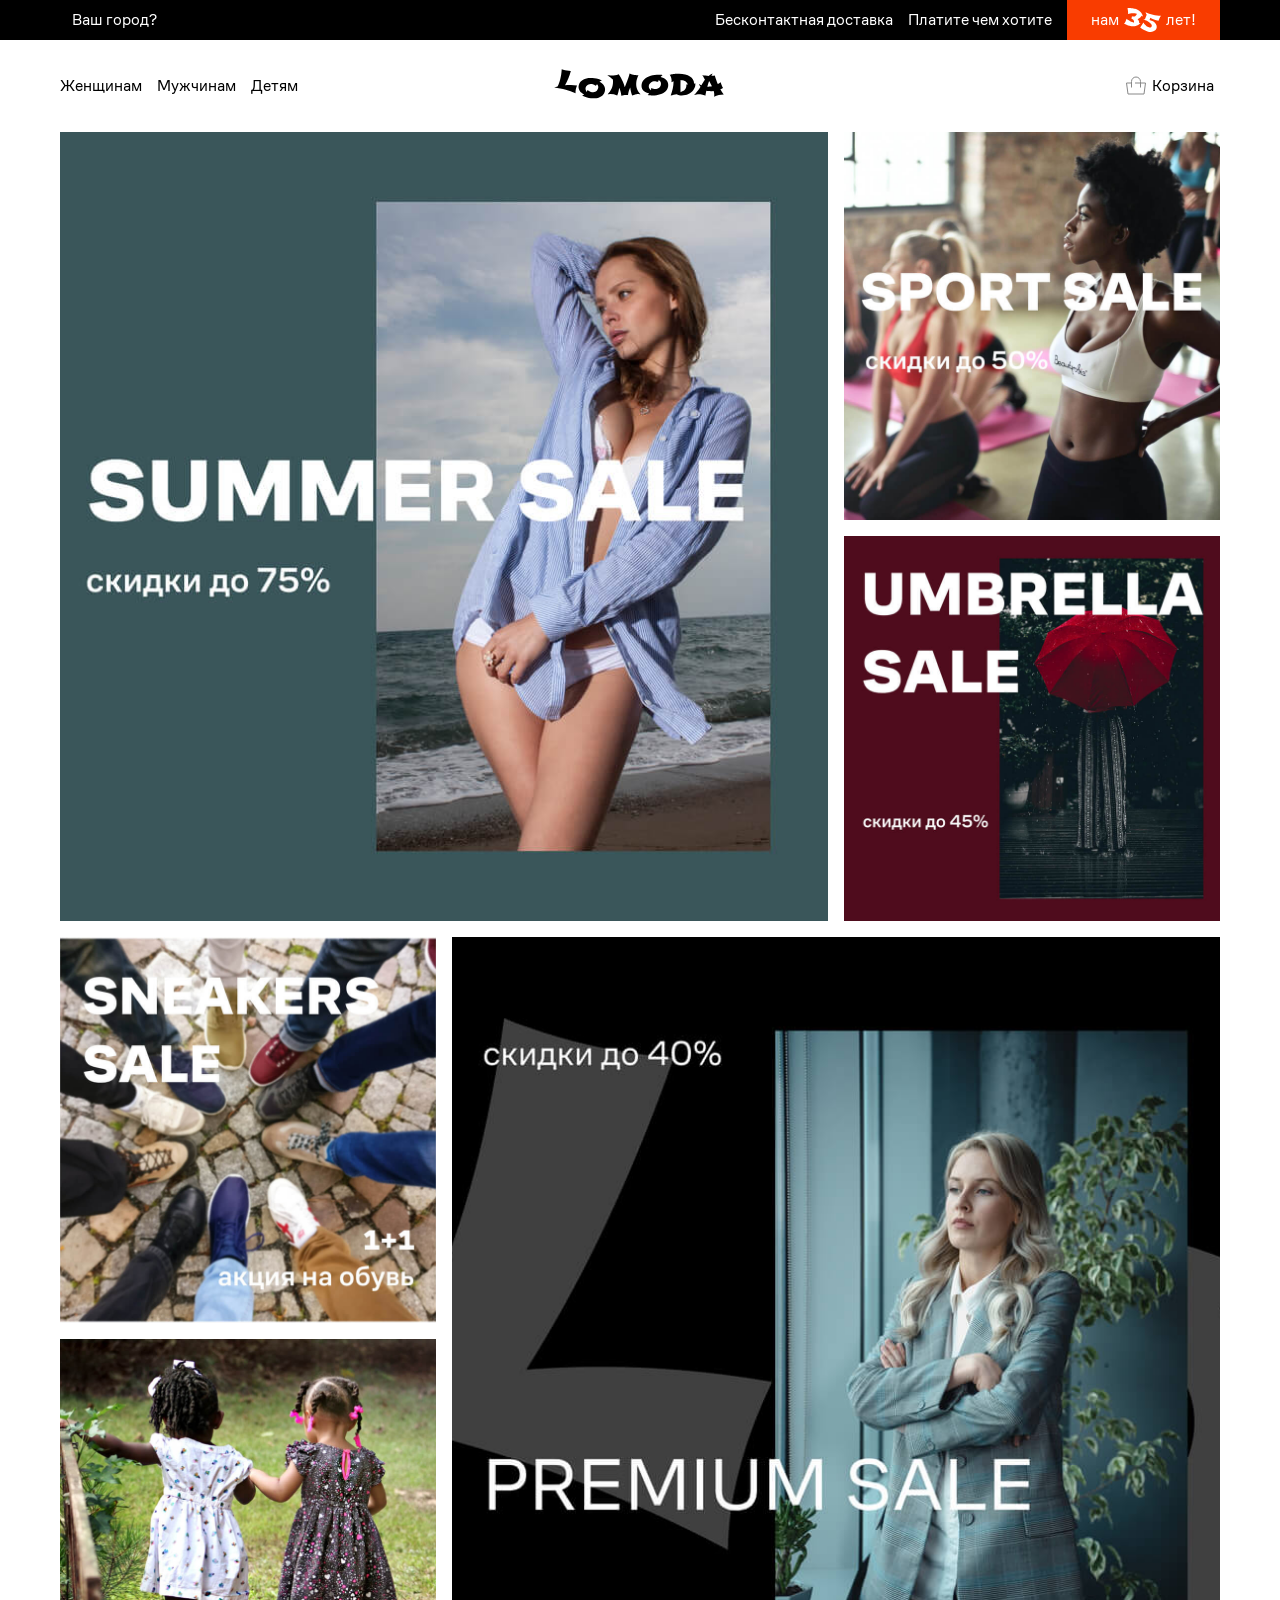
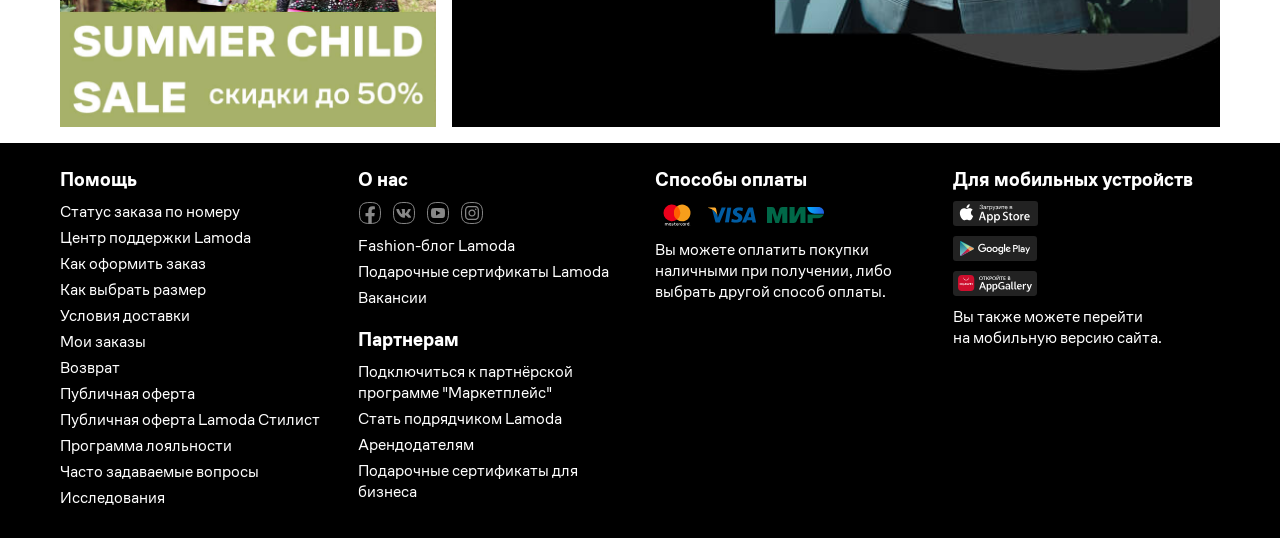
<file: index.html>
<!DOCTYPE html>
<html lang="ru">

<head>
    <meta charset="UTF-8">
    <meta http-equiv="X-UA-Compatible" content="IE=edge">
    <meta name="viewport" content="width=device-width, initial-scale=1.0">

    <link rel="apple-touch-icon" sizes="180x180" href="favicon/apple-touch-icon.png">
    <link rel="icon" type="image/png" sizes="32x32" href="favicon/favicon-32x32.png">
    <link rel="icon" type="image/png" sizes="16x16" href="favicon/favicon-16x16.png">
    <link rel="manifest" href="favicon/site.webmanifest">
    <link rel="mask-icon" href="favicon/safari-pinned-tab.svg" color="#5bbad5">
    <meta name="msapplication-TileColor" content="#ffc40d">
    <meta name="theme-color" content="#ffffff">

    <link rel="preload" href="fonts/CoFoSans-Bold.woff2" as="font" type="font/woff2" crossorigin>
    <link rel="preload" href="fonts/CoFoSans-Black.woff2" as="font" type="font/woff2" crossorigin>
    <link rel="preload" href="fonts/CoFoSans-Regular.woff2" as="font" type="font/woff2" crossorigin>
    <link rel="preload" href="fonts/CoFoSans-Medium.woff2" as="font" type="font/woff2" crossorigin>

    <link rel="stylesheet" href="styles/style.min.css">
    <title>Lomoda</title>
    <script src="./js/index.js" defer></script>
</head>

<body>
    <header class="header">
        <div class="container">
            <div class="header__wrapper">
                <button class="header__city-button">Ваш город?</button>
                <div class="header__right-block">
                    <p class="header__delivery">Бесконтактная доставка</p>
                    <p class="header__pay">Платите чем хотите</p>
                    <div class="header__birthday">
                        <span>нам </span>
                        <img class="header__birthday-img" src="image/35.svg" alt="">
                        <span>лет!</span>
                    </div>
                </div>
            </div>
        </div>
    </header>
    <main>
        <section class="subheader">
            <div class="container">
                <div class="subheader__wrapper">
                    <nav class="subheader__navigation navigation">
                        <ul class="navigation__list">
                            <li class="navigation__item"><a class="navigation__link" href="goods.html#women">Женщинам</a></li>
                            <li class="navigation__item"><a class="navigation__link" href="goods.html#men">Мужчинам</a></li>
                            <li class="navigation__item"><a class="navigation__link" href="goods.html#kids">Детям</a></li>
                        </ul>
                    </nav>
                    <a class="subheader__logo"><img src="image/logo.svg" alt="Компания Lomoda"></a>
                    <button class="subheader__cart">Корзина</button>
                </div>
            </div>
        </section>
        <section class="promo">
            <div class="container">
                <ul class="promo__grid">
                    <li class="promo__grid-item promo__grid-item__big"><img class="promo__grid-image" src="image/beach.jpg" alt=""></li>
                    <li class="promo__grid-item promo__grid-item__small"><img class="promo__grid-image" src="image/sport.jpg" alt=""></li>
                    <li class="promo__grid-item promo__grid-item__small"><img class="promo__grid-image" src="image/umbrella.jpg" alt=""></li>
                </ul>

                <ul class="promo__grid promo__grid-reverse">
                    <li class="promo__grid-reverse-item promo__grid-reverse-item__big"><img class="promo__grid-image" src="image/premium.jpg" alt=""></li>
                    <li class="promo__grid-reverse-item promo__grid-reverse-item__small"><img class="promo__grid-image" src="image/sneakers.jpg" alt=""></li>
                    <li class="promo__grid-reverse-item promo__grid-reverse-item__small"><img class="promo__grid-image" src="image/child.jpg" alt=""></li>
                </ul>
            </div>
        </section>
    </main>
    <footer class="footer">
        <div class="container footer__columns">
            <div class="footer__column">
                <h3 class="footer__column-title">Помощь</h3>
                <ul class="footer__column-list">
                    <li class="footer__column-item"><a class="footer__link" href="#">Статус заказа по номеру</a></li>
                    <li class="footer__column-item"><a class="footer__link" href="#">Центр поддержки Lamoda</a></li>
                    <li class="footer__column-item"><a class="footer__link" href="#">Как оформить заказ</a></li>
                    <li class="footer__column-item"><a class="footer__link" href="#">Как выбрать размер</a></li>
                    <li class="footer__column-item"><a class="footer__link" href="#">Условия доставки</a></li>
                    <li class="footer__column-item"><a class="footer__link" href="#">Мои заказы</a></li>
                    <li class="footer__column-item"><a class="footer__link" href="#">Возврат</a></li>
                    <li class="footer__column-item"><a class="footer__link" href="#">Публичная оферта</a></li>
                    <li class="footer__column-item"><a class="footer__link" href="#">Публичная оферта Lamoda Стилист</a></li>
                    <li class="footer__column-item"><a class="footer__link" href="#">Программа лояльности</a></li>
                    <li class="footer__column-item"><a class="footer__link" href="#">Часто задаваемые вопросы</a></li>
                    <li class="footer__column-item"><a class="footer__link" href="#">Исследования</a></li>
                </ul>
            </div>

            <div class="footer__column">
                <h3 class="footer__column-title">О нас</h3>
                <ul class="footer__column-list">
                    <li class="footer__column-item">
                        <ul class="footer__column-icons">
                            <li><a target="_blank" href="#" class="footer__social-item footer__social-item_fb"></a></li>
                            <li><a target="_blank" href="#" class="footer__social-item footer__social-item_vk"></a></li>
                            <li><a target="_blank" href="#" class="footer__social-item footer__social-item_yt"></a></li>
                            <li><a target="_blank" href="#" class="footer__social-item footer__social-item_ig"></a></li>
                        </ul>
                    </li>
                    <li class="footer__column-item"><a class="link footer__link" href="#">Fashion-блог Lamoda</a></li>
                    <li class="footer__column-item"><a class="link footer__link" href="#">Подарочные сертификаты Lamoda</a></li>
                    <li class="footer__column-item"><a class="link footer__link" href="#" target="_blank">Вакансии</a></li>
                </ul>

                <h3 class="footer__column-title">Партнерам</h3>
                <ul class="footer__column-list">
                    <li class="footer__column-item"><a class="link footer__link" href="#">Подключиться к партнёрской программе "Маркетплейс"</a></li>
                    <li class="footer__column-item"><a class="link footer__link" href="#">Стать подрядчиком Lamoda</a></li>
                    <li class="footer__column-item"><a class="link footer__link" href="#">Арендодателям</a></li>
                    <li class="footer__column-item"><a class="link footer__link" href="#">Подарочные сертификаты для бизнеса</a></li>
                </ul>
            </div>
            <div class="footer__column">
                <div class="footer__column-item">
                    <h3 class="footer__column-title">Способы оплаты</h3>
                    <ul class="footer__column-icons">
                        <li class="footer__column-icon footer__icon-mastercard"></li>
                        <li class="footer__column-icon footer__icon-visa"></li>
                        <li class="footer__column-icon footer__icon-mir"></li>
                    </ul>
                </div>
                <p class="footer__column-item footer__text">

                    Вы можете оплатить покупки<br>наличными при получении, либо<br>выбрать
                    <a class="inline-link" href="#">другой способ оплаты</a>.

                </p>
            </div>
            <div class="footer__column">
                <h3 class="footer__column-title">Для мобильных устройств</h3>
                <ul class="footer__column-icons footer__column-icons__app">
                    <li><a target="_blank" class="footer__block-icon footer__icon-appstore" href="#"></a></li>
                    <li><a target="_blank" class="footer__block-icon footer__icon-googleplay" href="#"></a></li>
                    <li><a target="_blank" class="footer__block-icon footer__icon-huaweistore" href="#"></a></li>
                </ul>
                <p class="footer__column-item footer__text">Вы также можете перейти<br>на <a href="#" class="inline-link js-mobile-version">мобильную версию сайта</a>.</p>
            </div>
        </div>
    </footer>

    <div class="cart-overlay"> <!-- cart-overlay-open -->
        <div class="cart">
            <h2 class="cart__title">Корзина</h2>
            <div class="cart__table-wrapper">

                <table class="cart__table">
                    <colgroup class="cart__col">
                        <col class="cart__col-number">
                        <col class="cart__col-name">
                        <col class="cart__col-color">
                        <col class="cart__col-size">
                        <col class="cart__col-price">
                        <col class="cart__col-delete">
                    </colgroup>
                    <thead>
                        <tr>
                            <th class="cart__title-number">#</th>
                            <th>Наименование</th>
                            <th>Цвет</th>
                            <th>Размер</th>
                            <th>Цена</th>
                            <th></th>
                        </tr>
                    </thead>
                    <tbody class="cart__list-goods">
                        <tr>
                            <td>1</td>
                            <td>New Balance Леггинсы NB Essentials Botanical Legging</td>
                            <td>-</td>
                            <td>42/44</td>
                            <td>2999 &#8381;</td>
                            <td><button class="btn-delete">&times;</button></td>
                        </tr>
                        <tr>
                            <td>2</td>
                            <td>Adidas Костюм спортивный W TS CO ENERGIZ</td>
                            <td>-</td>
                            <td>42/44</td>
                            <td>7999 &#8381;</td>
                            <td><button class="btn-delete">&times;</button></td>
                        </tr>
                        <tr>
                            <td>3</td>
                            <td>Befree Топ Exclusive online</td>
                            <td>Фиолетовый</td>
                            <td>42</td>
                            <td>599 &#8381;</td>
                            <td><button class="btn-delete">&times;</button></td>
                        </tr>
                    </tbody>
                    <tfoot>
                        <tr>
                            <th colspan="3">
                                <div class="cart__wrapper-promo">
                                    <label for="promo">Промо-код:</label>
                                    <input class="cart__promo" id="promo" type="text">
                                </div>

                            </th>
                            <th>Итого:</th>
                            <th class="cart__total-cost" colspan="2">11597 &#8381;</th>
                        </tr>
                    </tfoot>
                </table>

            </div>
            <button class="cart__btn-buy">Оформить</button>
            <button class="cart__btn-close"></button>
        </div>
    </div>

</body>

</html>
</file>
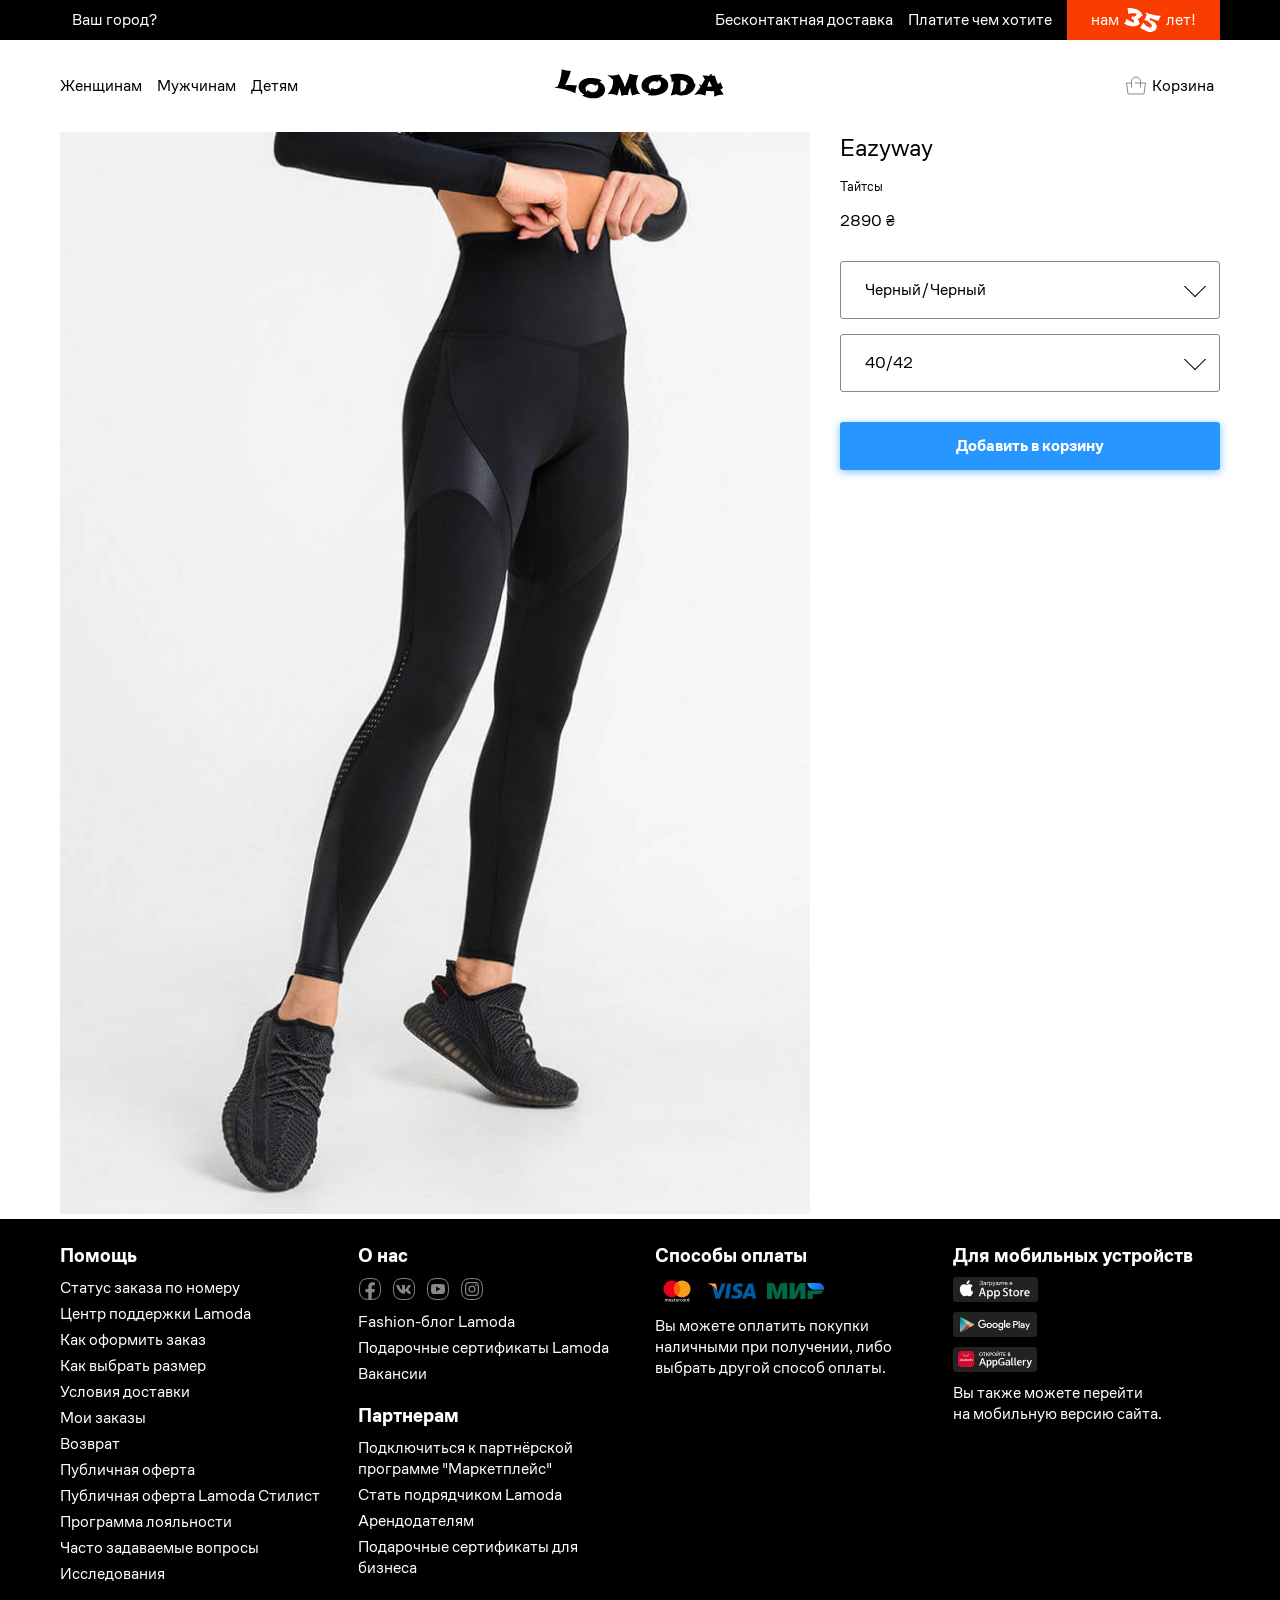
<file: card-good.html>
<!DOCTYPE html>
<html lang="en">

<head>
    <meta charset="UTF-8">
    <meta http-equiv="X-UA-Compatible" content="IE=edge">
    <meta name="viewport" content="width=device-width, initial-scale=1.0">

    <link rel="apple-touch-icon" sizes="180x180" href="favicon/apple-touch-icon.png">
    <link rel="icon" type="image/png" sizes="32x32" href="favicon/favicon-32x32.png">
    <link rel="icon" type="image/png" sizes="16x16" href="favicon/favicon-16x16.png">
    <link rel="manifest" href="favicon/site.webmanifest">
    <link rel="mask-icon" href="favicon/safari-pinned-tab.svg" color="#5bbad5">
    <meta name="msapplication-TileColor" content="#ffc40d">
    <meta name="theme-color" content="#ffffff">

    <link rel="preload" href="fonts/CoFoSans-Bold.woff2" as="font" type="font/woff2" crossorigin>
    <link rel="preload" href="fonts/CoFoSans-Black.woff2" as="font" type="font/woff2" crossorigin>
    <link rel="preload" href="fonts/CoFoSans-Regular.woff2" as="font" type="font/woff2" crossorigin>
    <link rel="preload" href="fonts/CoFoSans-Medium.woff2" as="font" type="font/woff2" crossorigin>

    <link rel="stylesheet" href="styles/style.min.css">
    <title>Lomoda</title>
    <script src="./js/index.js" defer></script>
</head>

<body>
    <header class="header">
        <div class="container">
            <div class="header__wrapper">
                <button class="header__city-button">Ваш город?</button>
                <div class="header__right-block">
                    <p class="header__delivery">Бесконтактная доставка</p>
                    <p class="header__pay">Платите чем хотите</p>
                    <div class="header__birthday">
                        <span>нам </span>
                        <img class="header__birthday-img" src="image/35.svg" alt="">
                        <span>лет!</span>
                    </div>
                </div>
            </div>
        </div>
    </header>
    <main>
        <section class="subheader">
            <div class="container">
                <div class="subheader__wrapper">
                    <nav class="subheader__navigation navigation">
                        <ul class="navigation__list">
                            <li class="navigation__item"><a class="navigation__link" href="goods.html#women">Женщинам</a></li>
                            <li class="navigation__item"><a class="navigation__link" href="goods.html#men">Мужчинам</a></li>
                            <li class="navigation__item"><a class="navigation__link" href="goods.html#kids">Детям</a></li>
                        </ul>
                    </nav>
                    <a href="index.html" class="subheader__logo"><img src="image/logo.svg" alt="Компания Lomoda"></a>
                    <button class="subheader__cart">Корзина</button>
                </div>
            </div>
        </section>
        <section class="card-good">
            <div class="container card-good__wrapper">
                <div class="card-good__image-wrapper">
                    <img class="card-good__image" src="goods-image/MP002XG01REQ_14210247_1_v1.jpg" alt="">
                </div>
                <div class="card-good__description">
                    <h2 class="card-good__title-wrapper">
                        <p class="card-good__brand">Befree</p>
                        <p class="card-good__title">Платье Exclusive online</p>
                    </h2>
                    <p class="card-good__price">1 799 ₽</p>

                    <div class="card-good__color-wrapper card-good__select__wrapper">
                        <button class="card-good__color card-good__select">Черный</button>
                        <ul class="card-good__color-list card-good__select-list">
                            <li class="card-good__select-item">Черный</li>
                            <li class="card-good__select-item">Белый</li>
                            <li class="card-good__select-item">Красный</li>
                            <li class="card-good__select-item">Зеленый</li>
                            <li class="card-good__select-item">Синий</li>
                            <li class="card-good__select-item">Желтый</li>
                        </ul>
                    </div>
                    
                    <div class="card-good__sizes-wrapper card-good__select__wrapper">
                        <button class="card-good__sizes card-good__select">Выберите размер</button>
                        <ul class="card-good__sizes-list card-good__select-list">
                            <li class="card-good__select-item">36</li>
                            <li class="card-good__select-item">38</li>
                            <li class="card-good__select-item">40</li>
                            <li class="card-good__select-item">42</li>
                            <li class="card-good__select-item">44</li>
                            <li class="card-good__select-item">46</li>
                            <li class="card-good__select-item">48</li>
                            <li class="card-good__select-item">50</li>
                            <li class="card-good__select-item">52</li>
                        </ul>
                    </div>
                    

                    <button class="card-good__buy">Добавить в корзину</button>
                </div>
            </div>


        </section>

    </main>
    <footer class="footer">
        <div class="container footer__columns">
            <div class="footer__column">
                <h3 class="footer__column-title">Помощь</h3>
                <ul class="footer__column-list">
                    <li class="footer__column-item"><a class="footer__link" href="#">Статус заказа по номеру</a></li>
                    <li class="footer__column-item"><a class="footer__link" href="#">Центр поддержки Lamoda</a></li>
                    <li class="footer__column-item"><a class="footer__link" href="#">Как оформить заказ</a></li>
                    <li class="footer__column-item"><a class="footer__link" href="#">Как выбрать размер</a></li>
                    <li class="footer__column-item"><a class="footer__link" href="#">Условия доставки</a></li>
                    <li class="footer__column-item"><a class="footer__link" href="#">Мои заказы</a></li>
                    <li class="footer__column-item"><a class="footer__link" href="#">Возврат</a></li>
                    <li class="footer__column-item"><a class="footer__link" href="#">Публичная оферта</a></li>
                    <li class="footer__column-item"><a class="footer__link" href="#">Публичная оферта Lamoda Стилист</a></li>
                    <li class="footer__column-item"><a class="footer__link" href="#">Программа лояльности</a></li>
                    <li class="footer__column-item"><a class="footer__link" href="#">Часто задаваемые вопросы</a></li>
                    <li class="footer__column-item"><a class="footer__link" href="#">Исследования</a></li>
                </ul>
            </div>

            <div class="footer__column">
                <h3 class="footer__column-title">О нас</h3>
                <ul class="footer__column-list">
                    <li class="footer__column-item">
                        <ul class="footer__column-icons">
                            <li><a target="_blank" href="#" class="footer__social-item footer__social-item_fb"></a></li>
                            <li><a target="_blank" href="#" class="footer__social-item footer__social-item_vk"></a></li>
                            <li><a target="_blank" href="#" class="footer__social-item footer__social-item_yt"></a></li>
                            <li><a target="_blank" href="#" class="footer__social-item footer__social-item_ig"></a></li>
                        </ul>
                    </li>
                    <li class="footer__column-item"><a class="link footer__link" href="#">Fashion-блог Lamoda</a></li>
                    <li class="footer__column-item"><a class="link footer__link" href="#">Подарочные сертификаты Lamoda</a></li>
                    <li class="footer__column-item"><a class="link footer__link" href="#" target="_blank">Вакансии</a></li>
                </ul>

                <h3 class="footer__column-title">Партнерам</h3>
                <ul class="footer__column-list">
                    <li class="footer__column-item"><a class="link footer__link" href="#">Подключиться к партнёрской программе "Маркетплейс"</a></li>
                    <li class="footer__column-item"><a class="link footer__link" href="#">Стать подрядчиком Lamoda</a></li>
                    <li class="footer__column-item"><a class="link footer__link" href="#">Арендодателям</a></li>
                    <li class="footer__column-item"><a class="link footer__link" href="#">Подарочные сертификаты для бизнеса</a></li>
                </ul>
            </div>
            <div class="footer__column">
                <div class="footer__column-item">
                    <h3 class="footer__column-title">Способы оплаты</h3>
                    <ul class="footer__column-icons">
                        <li class="footer__column-icon footer__icon-mastercard"></li>
                        <li class="footer__column-icon footer__icon-visa"></li>
                        <li class="footer__column-icon footer__icon-mir"></li>
                    </ul>
                </div>
                <p class="footer__column-item footer__text">

                    Вы можете оплатить покупки<br>наличными при получении, либо<br>выбрать
                    <a class="inline-link" href="#">другой способ оплаты</a>.

                </p>
            </div>
            <div class="footer__column">
                <h3 class="footer__column-title">Для мобильных устройств</h3>
                <ul class="footer__column-icons footer__column-icons__app">
                    <li><a target="_blank" class="footer__block-icon footer__icon-appstore" href="#"></a></li>
                    <li><a target="_blank" class="footer__block-icon footer__icon-googleplay" href="#"></a></li>
                    <li><a target="_blank" class="footer__block-icon footer__icon-huaweistore" href="#"></a></li>
                </ul>
                <p class="footer__column-item footer__text">Вы также можете перейти<br>на <a href="#" class="inline-link js-mobile-version">мобильную версию сайта</a>.</p>
            </div>
        </div>
    </footer>

    <div class="cart-overlay"> <!-- cart-overlay-open -->
        <div class="cart">
            <h2 class="cart__title">Корзина</h2>
            <div class="cart__table-wrapper">

                <table class="cart__table">
                    <colgroup class="cart__col">
                        <col class="cart__col-number">
                        <col class="cart__col-name">
                        <col class="cart__col-color">
                        <col class="cart__col-size">
                        <col class="cart__col-price">
                        <col class="cart__col-delete">
                    </colgroup>
                    <thead>
                        <tr>
                            <th class="cart__title-number">#</th>
                            <th>Наименование</th>
                            <th>Цвет</th>
                            <th>Размер</th>
                            <th>Цена</th>
                            <th></th>
                        </tr>
                    </thead>
                    <tbody class="cart__list-goods">
                        <tr>
                            <td>1</td>
                            <td>New Balance Леггинсы NB Essentials Botanical Legging</td>
                            <td>-</td>
                            <td>42/44</td>
                            <td>2999 &#8381;</td>
                            <td><button class="btn-delete">&times;</button></td>
                        </tr>
                        <tr>
                            <td>2</td>
                            <td>Adidas Костюм спортивный W TS CO ENERGIZ</td>
                            <td>-</td>
                            <td>42/44</td>
                            <td>7999 &#8381;</td>
                            <td><button class="btn-delete">&times;</button></td>
                        </tr>
                        <tr>
                            <td>3</td>
                            <td>Befree Топ Exclusive online</td>
                            <td>Фиолетовый</td>
                            <td>42</td>
                            <td>599 &#8381;</td>
                            <td><button class="btn-delete">&times;</button></td>
                        </tr>
                    </tbody>
                    <tfoot>
                        <tr>
                            <th colspan="3">
                                <div class="cart__wrapper-promo">
                                    <label for="promo">Промо-код:</label>
                                    <input class="cart__promo" id="promo" type="text">
                                </div>

                            </th>
                            <th>Итого:</th>
                            <th class="cart__total-cost" colspan="2">11597 &#8381;</th>
                        </tr>
                    </tfoot>
                </table>

            </div>
            <button class="cart__btn-buy">Оформить</button>
            <button class="cart__btn-close"></button>
        </div>
    </div>

</body>

</html>
</file>
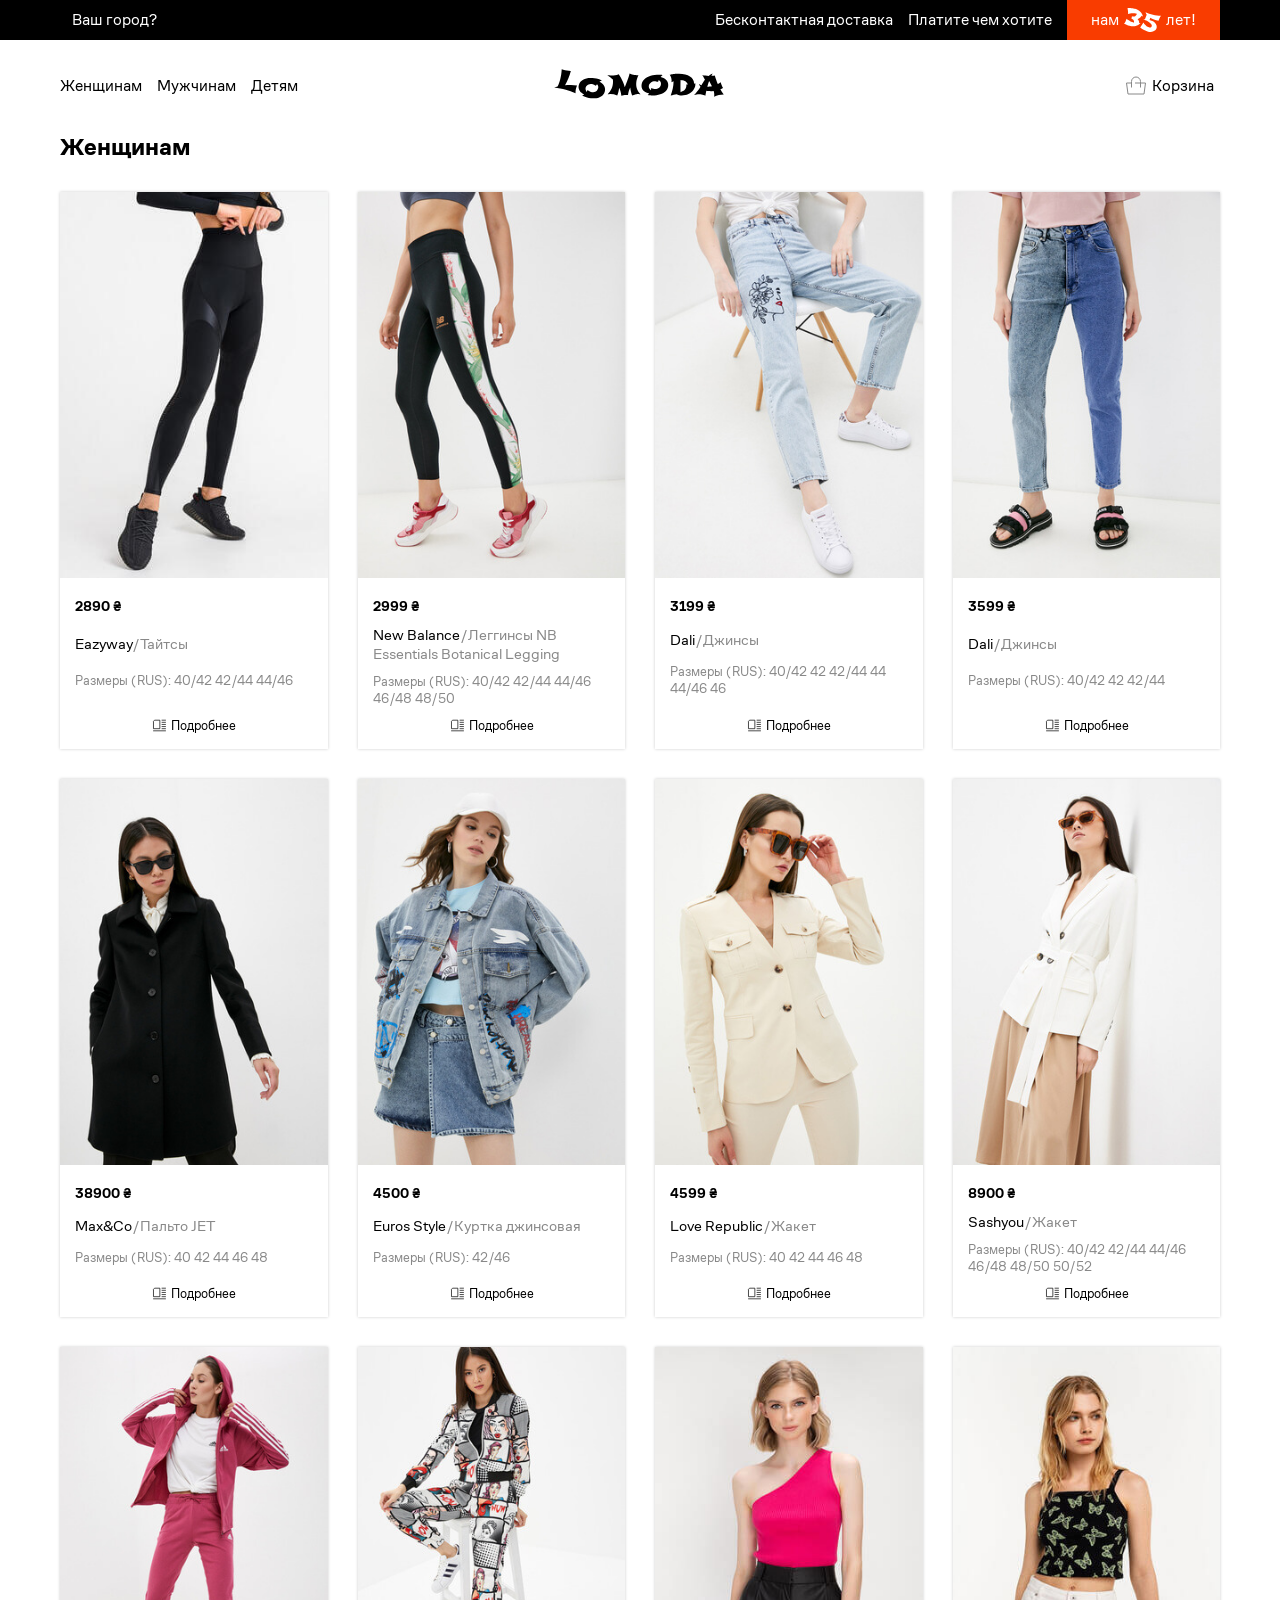
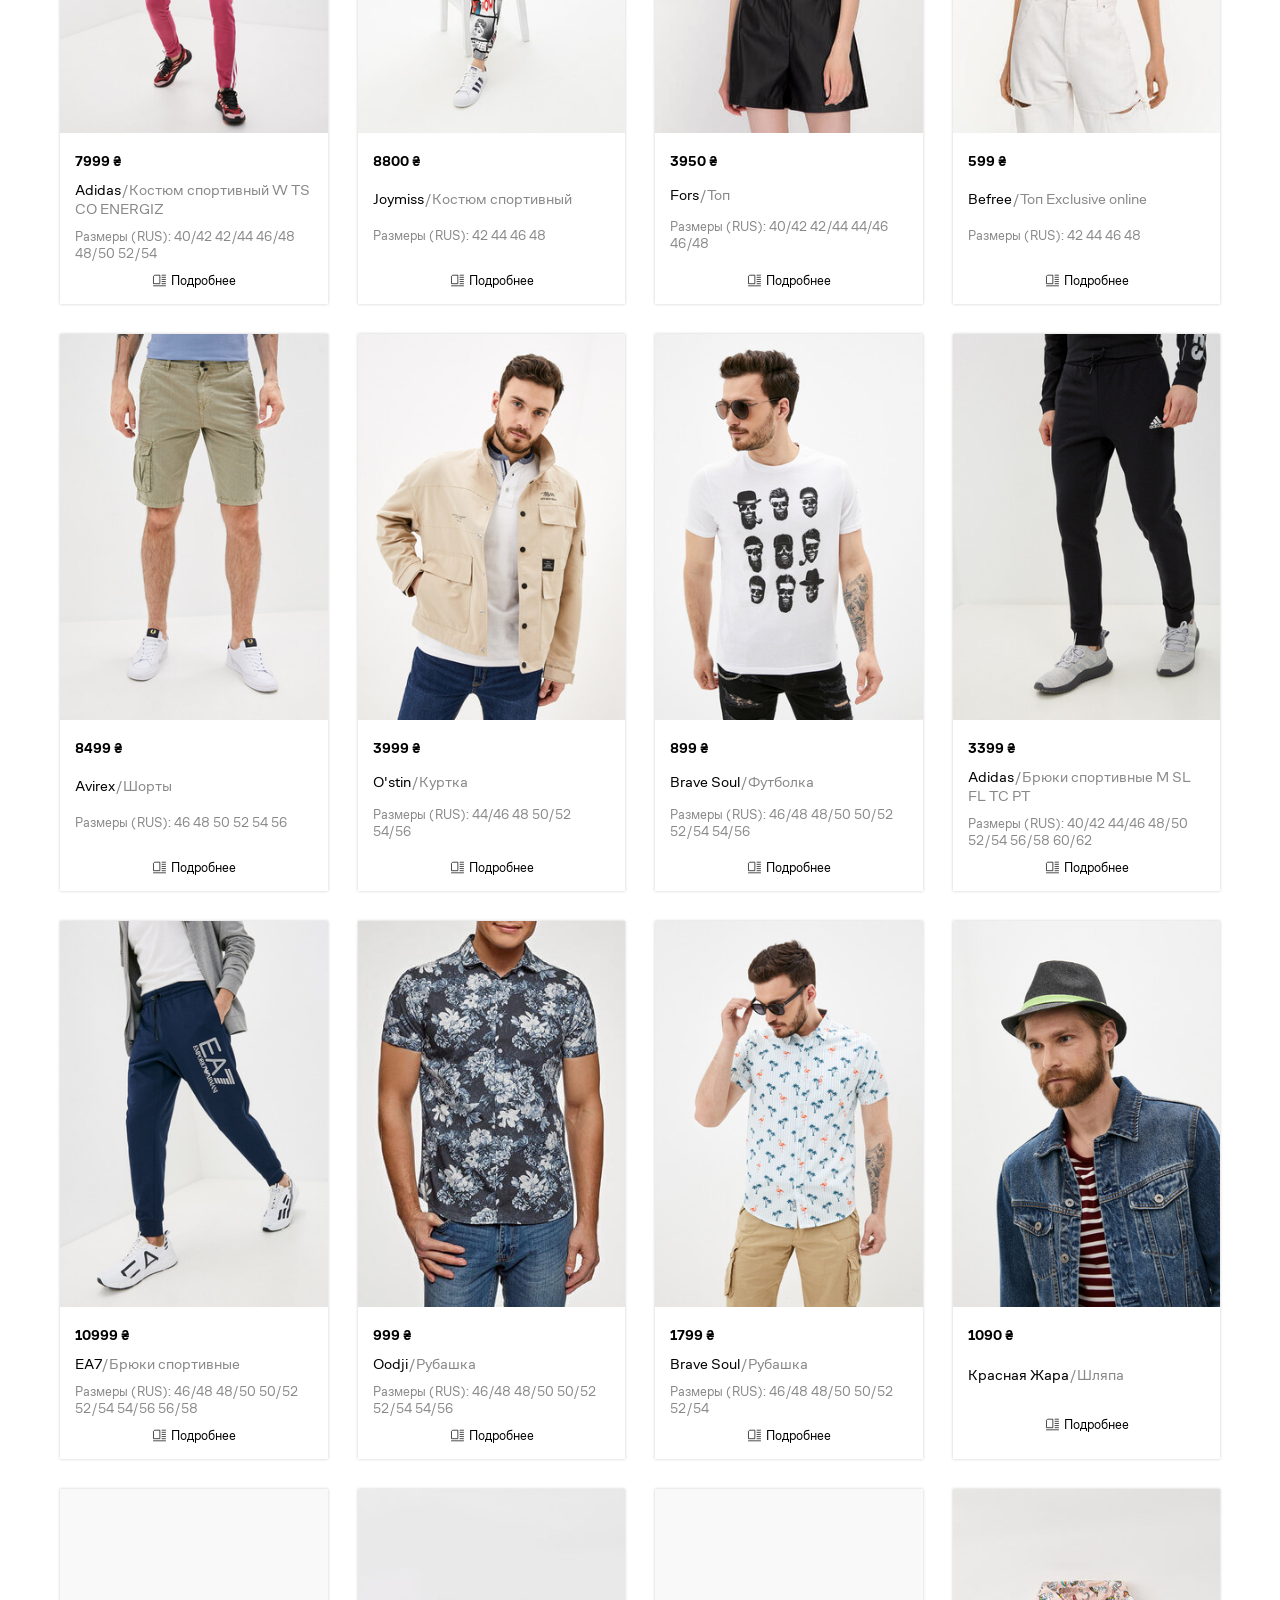
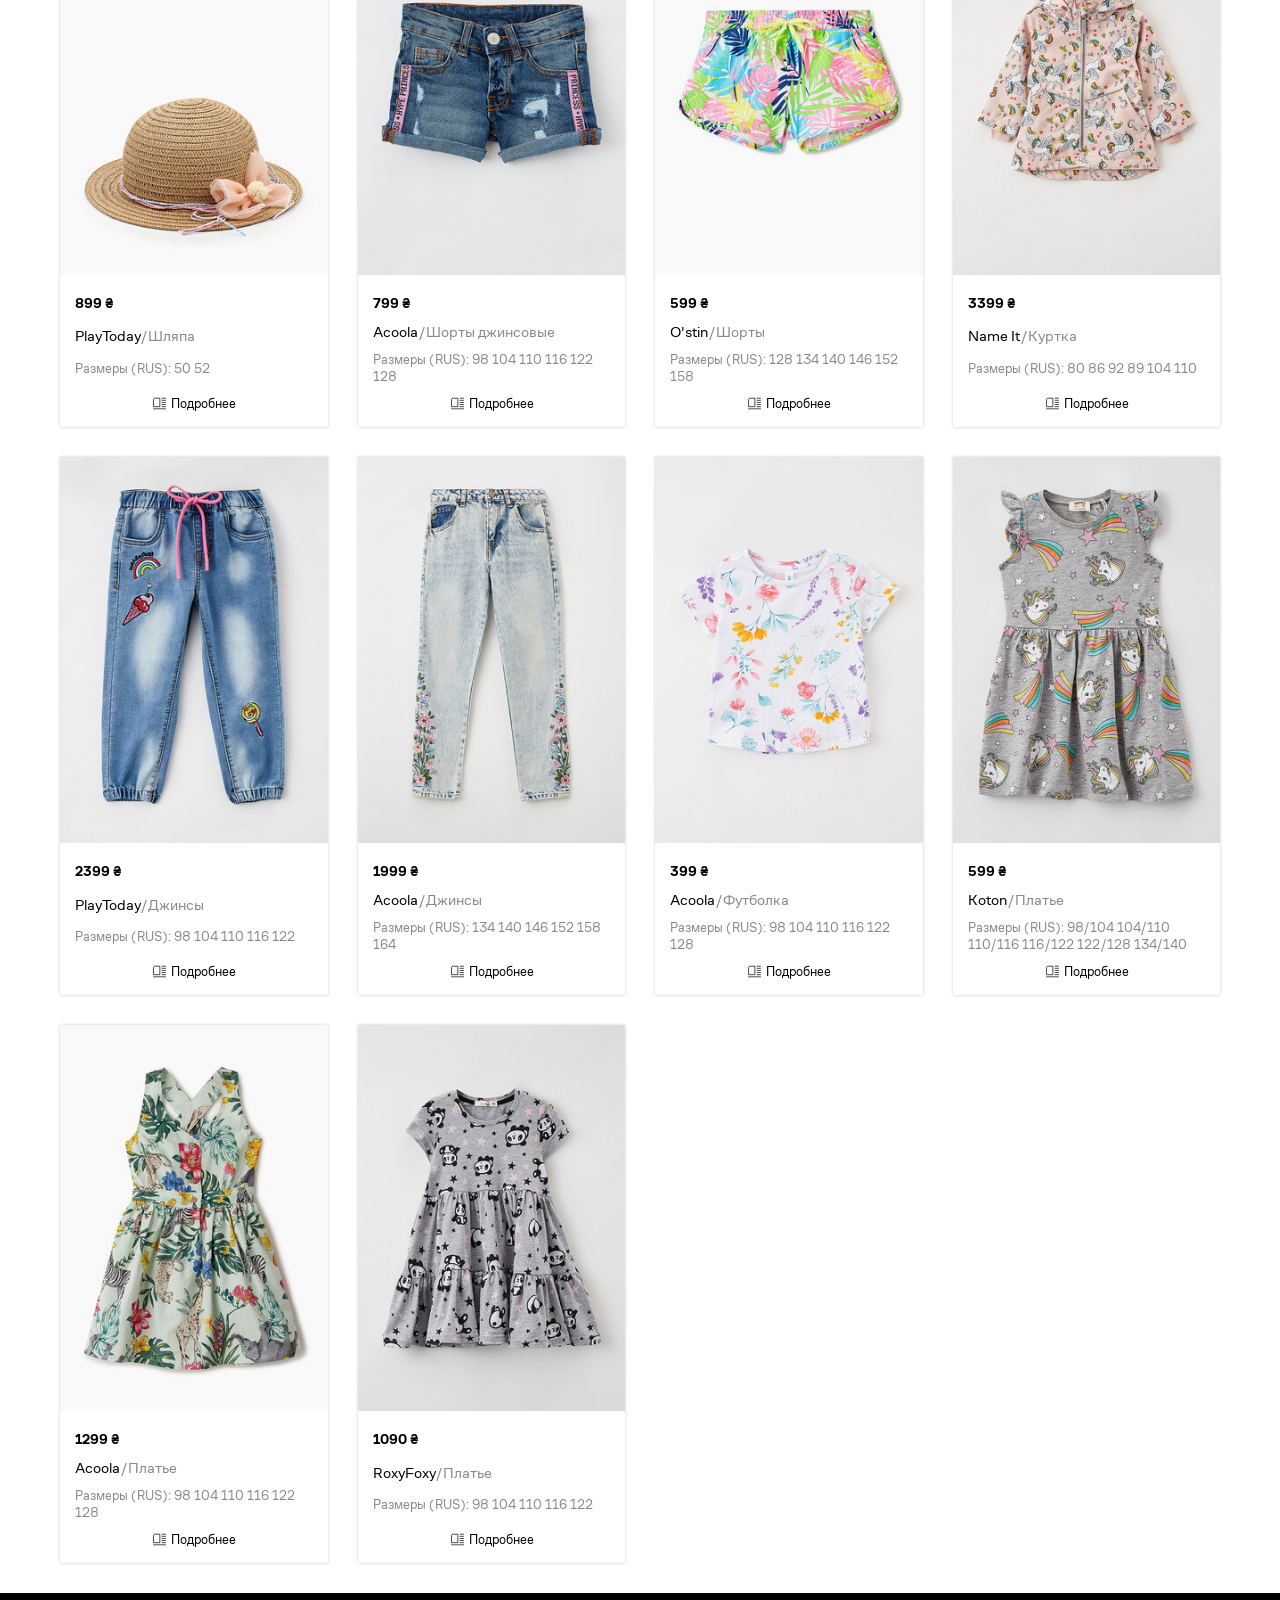
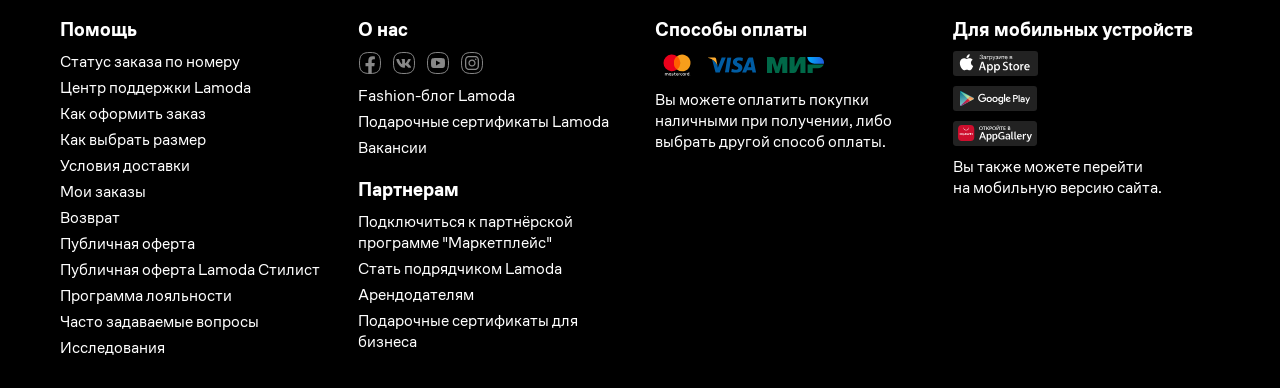
<file: goods.html>
<!DOCTYPE html>
<html lang="ru">

<head>
    <meta charset="UTF-8">
    <meta http-equiv="X-UA-Compatible" content="IE=edge">
    <meta name="viewport" content="width=device-width, initial-scale=1.0">

    <link rel="apple-touch-icon" sizes="180x180" href="favicon/apple-touch-icon.png">
    <link rel="icon" type="image/png" sizes="32x32" href="favicon/favicon-32x32.png">
    <link rel="icon" type="image/png" sizes="16x16" href="favicon/favicon-16x16.png">
    <link rel="manifest" href="favicon/site.webmanifest">
    <link rel="mask-icon" href="favicon/safari-pinned-tab.svg" color="#5bbad5">
    <meta name="msapplication-TileColor" content="#ffc40d">
    <meta name="theme-color" content="#ffffff">

    <link rel="preload" href="fonts/CoFoSans-Bold.woff2" as="font" type="font/woff2" crossorigin>
    <link rel="preload" href="fonts/CoFoSans-Black.woff2" as="font" type="font/woff2" crossorigin>
    <link rel="preload" href="fonts/CoFoSans-Regular.woff2" as="font" type="font/woff2" crossorigin>
    <link rel="preload" href="fonts/CoFoSans-Medium.woff2" as="font" type="font/woff2" crossorigin>

    <link rel="stylesheet" href="styles/style.min.css">
    <title>Lomoda</title>
    <script src="./js/index.js" defer></script>
</head>

<body>
    <header class="header">
        <div class="container">
            <div class="header__wrapper">
                <button class="header__city-button">Ваш город?</button>
                <div class="header__right-block">
                    <p class="header__delivery">Бесконтактная доставка</p>
                    <p class="header__pay">Платите чем хотите</p>
                    <div class="header__birthday">
                        <span>нам </span>
                        <img class="header__birthday-img" src="image/35.svg" alt="">
                        <span>лет!</span>
                    </div>
                </div>
            </div>
        </div>
    </header>
    <main>
        <section class="subheader">
            <div class="container">
                <div class="subheader__wrapper">
                    <nav class="subheader__navigation navigation">
                        <ul class="navigation__list">
                            <li class="navigation__item"><a class="navigation__link" href="goods.html#women">Женщинам</a></li>
                            <li class="navigation__item"><a class="navigation__link" href="goods.html#men">Мужчинам</a></li>
                            <li class="navigation__item"><a class="navigation__link" href="goods.html#kids">Детям</a></li>
                        </ul>
                    </nav>
                    <a href="index.html" class="subheader__logo"><img src="image/logo.svg" alt="Компания Lomoda"></a>
                    <button class="subheader__cart">Корзина</button>
                </div>
            </div>
        </section>
        <section class="goods">
            <div class="container">
                <h2 class="goods__title">мужчинам</h2>
                <ul class="goods__list">
                    <li class="goods__item">
                        <article class="good">
                            <a class="good__link-img" href="card-good.html#id56454">
                                <img class="good__img" src="goods-image/AD002EMLUEA8_14164246_1_v1.jpg" alt="">
                            </a>
                            <div class="good__description">
                                <p class="good__price">2890 &#8381;</p>
                                <h3 class="good__title">Eazyway <span class="good__title__grey">/ Тайтсы</span></h3>
                                <p class="good__sizes">Размеры (RUS): <span class="good__sizes-list">40 42 44 46</span></p>
                                <a class="good__link" href="card-good.html#id56454">Подробнее</a>
                            </div>
                        </article>
                    </li>
                    <li class="goods__item">
                        <article class="good">
                            <a class="good__link-img" href="card-good.html#id56454">
                                <img class="good__img" src="goods-image/MP002XG0147V_11514976_1_v1.jpg" alt="">
                            </a>
                            <div class="good__description">
                                <p class="good__price">2890 &#8381;</p>
                                <h3 class="good__title">Eazyway <span class="good__title__grey">/ Тайтсы</span></h3>
                                <p class="good__sizes">Размеры (RUS): <span class="good__sizes-list">40 42 44 46</span></p>
                                <a class="good__link" href="card-good.html#id56454">Подробнее</a>
                            </div>
                        </article>
                    </li>
                    <li class="goods__item">
                        <article class="good">
                            <a class="good__link-img" href="card-good.html#id56454">
                                <img class="good__img" src="goods-image/MP002XG01REQ_14210247_1_v2.jpg" alt="">
                            </a>
                            <div class="good__description">
                                <p class="good__price">2890 &#8381;</p>
                                <h3 class="good__title">Eazyway <span class="good__title__grey">/ Тайтсы</span></h3>
                                <p class="good__sizes">Размеры (RUS): <span class="good__sizes-list">40 42 44 46</span></p>
                                <a class="good__link" href="card-good.html#id56454">Подробнее</a>
                            </div>
                        </article>
                    </li>
                    <li class="goods__item">
                        <article class="good">
                            <a class="good__link-img" href="card-good.html#id56454">
                                <img class="good__img" src="goods-image/MP002XW14T1R_11615827_1_v2.jpg" alt="">
                            </a>
                            <div class="good__description">
                                <p class="good__price">2890 &#8381;</p>
                                <h3 class="good__title">Eazyway <span class="good__title__grey">/ Тайтсы</span></h3>
                                <p class="good__sizes">Размеры (RUS): <span class="good__sizes-list">40 42 44 46</span></p>
                                <a class="good__link" href="card-good.html#id56454">Подробнее</a>
                            </div>
                        </article>
                    </li>
                    <li class="goods__item">
                        <article class="good">
                            <a class="good__link-img" href="card-good.html#id56454">
                                <img class="good__img" src="goods-image/RTLAAK612301_14538241_1_v1.jpg" alt="">
                            </a>
                            <div class="good__description">
                                <p class="good__price">2890 &#8381;</p>
                                <h3 class="good__title">Eazyway <span class="good__title__grey">/ Тайтсы</span></h3>
                                <p class="good__sizes">Размеры (RUS): <span class="good__sizes-list">40 42 44 46</span></p>
                                <a class="good__link" href="card-good.html#id56454">Подробнее</a>
                            </div>
                        </article>
                    </li>
                    <li class="goods__item">
                        <article class="good">
                            <a class="good__link-img" href="card-good.html#id56454">
                                <img class="good__img" src="goods-image/MP002XW0Q9SP_8840462_1_v2.jpg" alt="">
                            </a>
                            <div class="good__description">
                                <p class="good__price">2890 &#8381;</p>
                                <h3 class="good__title">Eazyway <span class="good__title__grey">/ Тайтсы</span></h3>
                                <p class="good__sizes">Размеры (RUS): <span class="good__sizes-list">40 42 44 46</span></p>
                                <a class="good__link" href="card-good.html#id56454">Подробнее</a>
                            </div>
                        </article>
                    </li>
                    <li class="goods__item">
                        <article class="good">
                            <a class="good__link-img" href="card-good.html#id56454">
                                <img class="good__img" src="goods-image/NE007EWMSTP9_14530060_1_v1.jpg" alt="">
                            </a>
                            <div class="good__description">
                                <p class="good__price">2890 &#8381;</p>
                                <h3 class="good__title">Eazyway <span class="good__title__grey">/ Тайтсы</span></h3>
                                <p class="good__sizes">Размеры (RUS): <span class="good__sizes-list">40 42 44 46</span></p>
                                <a class="good__link" href="card-good.html#id56454">Подробнее</a>
                            </div>
                        </article>
                    </li>
                    <li class="goods__item">
                        <article class="good">
                            <a class="good__link-img" href="card-good.html#id56454">
                                <img class="good__img" src="goods-image/MP002XW060O4_13625731_1_v1.jpg" alt="">
                            </a>
                            <div class="good__description">
                                <p class="good__price">2890 &#8381;</p>
                                <h3 class="good__title">Eazyway <span class="good__title__grey">/ Тайтсы</span></h3>
                                <p class="good__sizes">Размеры (RUS): <span class="good__sizes-list">40 42 44 46</span></p>
                                <a class="good__link" href="card-good.html#id56454">Подробнее</a>
                            </div>
                        </article>
                    </li>
                </ul>

            </div>


        </section>

    </main>
    <footer class="footer">
        <div class="container footer__columns">
            <div class="footer__column">
                <h3 class="footer__column-title">Помощь</h3>
                <ul class="footer__column-list">
                    <li class="footer__column-item"><a class="footer__link" href="#">Статус заказа по номеру</a></li>
                    <li class="footer__column-item"><a class="footer__link" href="#">Центр поддержки Lamoda</a></li>
                    <li class="footer__column-item"><a class="footer__link" href="#">Как оформить заказ</a></li>
                    <li class="footer__column-item"><a class="footer__link" href="#">Как выбрать размер</a></li>
                    <li class="footer__column-item"><a class="footer__link" href="#">Условия доставки</a></li>
                    <li class="footer__column-item"><a class="footer__link" href="#">Мои заказы</a></li>
                    <li class="footer__column-item"><a class="footer__link" href="#">Возврат</a></li>
                    <li class="footer__column-item"><a class="footer__link" href="#">Публичная оферта</a></li>
                    <li class="footer__column-item"><a class="footer__link" href="#">Публичная оферта Lamoda Стилист</a></li>
                    <li class="footer__column-item"><a class="footer__link" href="#">Программа лояльности</a></li>
                    <li class="footer__column-item"><a class="footer__link" href="#">Часто задаваемые вопросы</a></li>
                    <li class="footer__column-item"><a class="footer__link" href="#">Исследования</a></li>
                </ul>
            </div>

            <div class="footer__column">
                <h3 class="footer__column-title">О нас</h3>
                <ul class="footer__column-list">
                    <li class="footer__column-item">
                        <ul class="footer__column-icons">
                            <li><a target="_blank" href="#" class="footer__social-item footer__social-item_fb"></a></li>
                            <li><a target="_blank" href="#" class="footer__social-item footer__social-item_vk"></a></li>
                            <li><a target="_blank" href="#" class="footer__social-item footer__social-item_yt"></a></li>
                            <li><a target="_blank" href="#" class="footer__social-item footer__social-item_ig"></a></li>
                        </ul>
                    </li>
                    <li class="footer__column-item"><a class="link footer__link" href="#">Fashion-блог Lamoda</a></li>
                    <li class="footer__column-item"><a class="link footer__link" href="#">Подарочные сертификаты Lamoda</a></li>
                    <li class="footer__column-item"><a class="link footer__link" href="#" target="_blank">Вакансии</a></li>
                </ul>

                <h3 class="footer__column-title">Партнерам</h3>
                <ul class="footer__column-list">
                    <li class="footer__column-item"><a class="link footer__link" href="#">Подключиться к партнёрской программе "Маркетплейс"</a></li>
                    <li class="footer__column-item"><a class="link footer__link" href="#">Стать подрядчиком Lamoda</a></li>
                    <li class="footer__column-item"><a class="link footer__link" href="#">Арендодателям</a></li>
                    <li class="footer__column-item"><a class="link footer__link" href="#">Подарочные сертификаты для бизнеса</a></li>
                </ul>
            </div>
            <div class="footer__column">
                <div class="footer__column-item">
                    <h3 class="footer__column-title">Способы оплаты</h3>
                    <ul class="footer__column-icons">
                        <li class="footer__column-icon footer__icon-mastercard"></li>
                        <li class="footer__column-icon footer__icon-visa"></li>
                        <li class="footer__column-icon footer__icon-mir"></li>
                    </ul>
                </div>
                <p class="footer__column-item footer__text">

                    Вы можете оплатить покупки<br>наличными при получении, либо<br>выбрать
                    <a class="inline-link" href="#">другой способ оплаты</a>.

                </p>
            </div>
            <div class="footer__column">
                <h3 class="footer__column-title">Для мобильных устройств</h3>
                <ul class="footer__column-icons footer__column-icons__app">
                    <li><a target="_blank" class="footer__block-icon footer__icon-appstore" href="#"></a></li>
                    <li><a target="_blank" class="footer__block-icon footer__icon-googleplay" href="#"></a></li>
                    <li><a target="_blank" class="footer__block-icon footer__icon-huaweistore" href="#"></a></li>
                </ul>
                <p class="footer__column-item footer__text">Вы также можете перейти<br>на <a href="#" class="inline-link js-mobile-version">мобильную версию сайта</a>.</p>
            </div>
        </div>
    </footer>

<!-- ***** MODAL WINDOW ***** -->

    <div class="cart-overlay"> <!-- cart-overlay-open -->
        <div class="cart">
            <h2 class="cart__title">Корзина</h2>
            <div class="cart__table-wrapper">

                <table class="cart__table">
                    <colgroup class="cart__col">
                        <col class="cart__col-number">
                        <col class="cart__col-name">
                        <col class="cart__col-color">
                        <col class="cart__col-size">
                        <col class="cart__col-price">
                        <col class="cart__col-delete">
                    </colgroup>
                    <thead>
                        <tr>
                            <th class="cart__title-number">#</th>
                            <th>Наименование</th>
                            <th>Цвет</th>
                            <th>Размер</th>
                            <th>Цена</th>
                            <th></th>
                        </tr>
                    </thead>
                    <tbody class="cart__list-goods">
                        <tr>
                            <td>1</td>
                            <td>New Balance Леггинсы NB Essentials Botanical Legging</td>
                            <td>-</td>
                            <td>42/44</td>
                            <td>2999 &#8381;</td>
                            <td><button class="btn-delete">&times;</button></td>
                        </tr>
                        <tr>
                            <td>2</td>
                            <td>Adidas Костюм спортивный W TS CO ENERGIZ</td>
                            <td>-</td>
                            <td>42/44</td>
                            <td>7999 &#8381;</td>
                            <td><button class="btn-delete">&times;</button></td>
                        </tr>
                        <tr>
                            <td>3</td>
                            <td>Befree Топ Exclusive online</td>
                            <td>Фиолетовый</td>
                            <td>42</td>
                            <td>599 &#8381;</td>
                            <td><button class="btn-delete">&times;</button></td>
                        </tr>
                    </tbody>
                    <tfoot>
                        <tr>
                            <th colspan="3">
                                <div class="cart__wrapper-promo">
                                    <label for="promo">Промо-код:</label>
                                    <input class="cart__promo" id="promo" type="text">
                                </div>

                            </th>
                            <th>Итого:</th>
                            <th class="cart__total-cost" colspan="2">11597 &#8381;</th>
                        </tr>
                    </tfoot>
                </table>

            </div>
            <button class="cart__btn-buy">Оформить</button>
            <button class="cart__btn-close"></button>
        </div>
    </div>

</body>

</html>
</file>
<file: styles/style.min.css>
@font-face{font-family:'CoFo Sans';src:local("CoFo Sans Bold"),local("CoFoSans-Bold"),url("../fonts/CoFoSans-Bold.woff2") format("woff2"),url("../fonts/CoFoSans-Bold.woff") format("woff");font-weight:bold;font-display:swap}@font-face{font-family:'CoFo Sans';src:local("CoFo Sans Black"),local("CoFoSans-Black"),url("../fonts/CoFoSans-Black.woff2") format("woff2"),url("../fonts/CoFoSans-Black.woff") format("woff");font-weight:900;font-display:swap}@font-face{font-family:'CoFo Sans';src:local("CoFo Sans"),local("CoFoSans-Regular"),url("../fonts/CoFoSans-Regular.woff2") format("woff2"),url("../fonts/CoFoSans-Regular.woff") format("woff");font-weight:normal;font-display:swap}@font-face{font-family:'CoFo Sans';src:local("CoFo Sans Medium"),local("CoFoSans-Medium"),url("../fonts/CoFoSans-Medium.woff2") format("woff2"),url("../fonts/CoFoSans-Medium.woff") format("woff");font-weight:500;font-display:swap}:root{-webkit-box-sizing:border-box;box-sizing:border-box}*,*::before,*::after{-webkit-box-sizing:inherit;box-sizing:inherit}body{min-width:320px;min-height:100vh;margin:0;background-color:#fff;font-family:"CoFo Sans", Arial, sans-serif;font-size:16px;font-weight:400;color:black}button,input,optgroup,select,textarea{font:inherit;margin:0}img{max-width:100%;height:auto}a{text-decoration:none;color:inherit}ul,ol{list-style:none}h1,h2,h3,h4,p,ul,ol,figure,figcaption{padding:0;margin:0}.container{max-width:1200px;margin:0 auto;padding:0 20px}.visually-hidden{position:absolute !important;clip:rect(1px 1px 1px 1px);clip:rect(1px, 1px, 1px, 1px);padding:0 !important;border:0 !important;height:1px !important;width:1px !important;overflow:hidden}.clearfix::after{content:"";display:table;clear:both}button{cursor:pointer}.header{background-color:#000;color:#fff}.header__wrapper{display:-webkit-box;display:-ms-flexbox;display:flex;-webkit-box-pack:justify;-ms-flex-pack:justify;justify-content:space-between;-webkit-box-align:center;-ms-flex-align:center;align-items:center;height:40px;line-height:40px}.header__city-button{background-color:transparent;color:inherit;padding:0 12px;border:none;height:100%;-webkit-transition:background-color 0.3s;transition:background-color 0.3s}.header__city-button:hover{background-color:#0060d2}@media (max-width: 480px){.header__city-button{margin:0 auto}}.header__right-block{display:-webkit-box;display:-ms-flexbox;display:flex;gap:15px;height:100%}@media (max-width: 480px){.header__right-block{display:none}}.header__pay,.header__delivery{-ms-flex-item-align:center;-ms-grid-row-align:center;align-self:center;height:100%;cursor:pointer;-webkit-transition:background-color 0.3s;transition:background-color 0.3s}.header__pay:hover,.header__delivery:hover{background-color:#0060d2}@media (max-width: 768px){.header__pay,.header__delivery{display:none}}.header__birthday{display:-webkit-box;display:-ms-flexbox;display:flex;padding:8px 24px;-webkit-box-align:center;-ms-flex-align:center;align-items:center;background-color:#f93c00;max-height:100%}.header__birthday-img{max-height:100%}.header__birthday *:not(:last-child){margin-right:5px}.subheader{min-height:90px}@media (max-width: 768px){.subheader{padding-top:30px}}.subheader__wrapper{position:relative;display:-ms-grid;display:grid;-ms-grid-columns:(1fr)[3];grid-template-columns:repeat(3, 1fr);-webkit-box-align:center;-ms-flex-align:center;align-items:center;-webkit-box-pack:justify;-ms-flex-pack:justify;justify-content:space-between;min-height:90px}@media (max-width: 768px){.subheader__wrapper{-ms-grid-columns:(1fr)[2];grid-template-columns:repeat(2, 1fr)}}.subheader__logo{display:block;max-width:180px;-ms-grid-column-align:center;justify-self:center}@media (max-width: 768px){.subheader__navigation{-webkit-box-ordinal-group:0;-ms-flex-order:-1;order:-1;-ms-grid-column:1;-ms-grid-column-span:2;grid-column:1 / 3}}.subheader__cart{display:block;-ms-grid-column-align:end;justify-self:end;background-color:transparent;background-image:url("../image/cart.svg");background-repeat:no-repeat;background-position:left;padding-left:28px;border:none}.navigation__list{display:-webkit-box;display:-ms-flexbox;display:flex;gap:15px}@media (max-width: 768px){.navigation__list{-webkit-box-pack:center;-ms-flex-pack:center;justify-content:center}}.promo__grid-image{width:100%;height:100%;-o-object-position:center;object-position:center;-o-object-fit:cover;object-fit:cover}.promo__grid{display:-ms-grid;display:grid;gap:16px;margin-bottom:16px}.promo__grid-item__big{-ms-grid-column:1;-ms-grid-column-span:2;grid-column:1/3;-ms-grid-row:1;-ms-grid-row-span:2;grid-row:1/3}.promo__grid-item__small{-ms-grid-column:3;-ms-grid-column-span:1;grid-column:3/4}.promo__grid-reverse-item__big{-ms-grid-column:2;-ms-grid-column-span:2;grid-column:2/4;-ms-grid-row:1;-ms-grid-row-span:2;grid-row:1/3}.promo__grid-reverse-item__small{-ms-grid-column:1;-ms-grid-column-span:1;grid-column:1/2}@media (max-width: 768px){.promo__grid-item__small{-ms-grid-column:1;-ms-grid-column-span:1;grid-column:1/2}.promo__grid-item__small:nth-child(odd){-ms-grid-column:2;-ms-grid-column-span:1;grid-column:2/3}.promo__grid-reverse-item__big{-ms-grid-column:1;-ms-grid-column-span:2;grid-column:1/3}.promo__grid-reverse-item__small{-ms-grid-column:1;-ms-grid-column-span:1;grid-column:1/2}.promo__grid-reverse-item__small:nth-child(odd){-ms-grid-column:2;-ms-grid-column-span:1;grid-column:2/3}}@media (max-width: 550px){.promo__grid-item__big{-ms-grid-column:1;-ms-grid-column-span:2;grid-column:1/3}.promo__grid-item__small{-ms-grid-column:1;-ms-grid-column-span:2;grid-column:1/3}.promo__grid-item__small:nth-child(odd){-ms-grid-column:1;-ms-grid-column-span:2;grid-column:1/3}.promo__grid-reverse-item__big{-ms-grid-column:1;-ms-grid-column-span:2;grid-column:1/3}.promo__grid-reverse-item__small{-ms-grid-column:1;-ms-grid-column-span:2;grid-column:1/3}.promo__grid-reverse-item__small:nth-child(odd){-ms-grid-column:1;-ms-grid-column-span:2;grid-column:1/3}}.goods{padding-bottom:30px}.goods__title{margin-bottom:30px}@media (max-width: 480px){.goods__title{text-align:center}}.goods__list{display:-ms-grid;display:grid;gap:30px;-ms-grid-columns:(1fr)[4];grid-template-columns:repeat(4, 1fr)}@media (max-width: 1024px){.goods__list{-ms-grid-columns:(1fr)[3];grid-template-columns:repeat(3, 1fr)}}@media (max-width: 768px){.goods__list{-ms-grid-columns:(1fr)[2];grid-template-columns:repeat(2, 1fr)}}@media (max-width: 480px){.goods__list{-ms-grid-columns:1fr;grid-template-columns:1fr}}.goods__item{-ms-grid-column-align:center;justify-self:center}.good{-webkit-box-shadow:0px 0px 3px #ccc;box-shadow:0px 0px 3px #ccc;height:100%;display:-webkit-box;display:-ms-flexbox;display:flex;-webkit-box-orient:vertical;-webkit-box-direction:normal;-ms-flex-direction:column;flex-direction:column}.good:hover{-webkit-box-shadow:0px 0px 5px #aaa;box-shadow:0px 0px 5px #aaa}@media (max-width: 480px){.good{max-width:320px}}.good__price{font-weight:700;margin-bottom:10px;text-align:left}.good__title{font-weight:400;margin-bottom:10px;text-align:left}.good__title__grey{color:#888}.good__sizes{margin-bottom:10px;color:#888;text-align:left}.good__link{-ms-flex-item-align:end;-ms-grid-row-align:end;align-self:end;background-image:url("../image/more.svg");background-size:contain;background-repeat:no-repeat;background-position:left;margin:0 auto;padding-left:20px}.good__description{display:-ms-grid;display:grid;-ms-grid-columns:1fr;grid-template-columns:1fr;-ms-grid-rows:(auto)[4];grid-template-rows:repeat(4, auto);-webkit-box-pack:end;-ms-flex-pack:end;justify-content:end;height:100%;padding:15px;text-align:center;font-size:13px}.card-good__wrapper{display:-webkit-box;display:-ms-flexbox;display:flex;gap:30px}@media (max-width: 968px){.card-good__wrapper{-webkit-box-pack:center;-ms-flex-pack:center;justify-content:center;-ms-flex-wrap:wrap;flex-wrap:wrap}}.card-good__image-wrapper{max-width:750px}.card-good__description{-webkit-box-flex:1;-ms-flex-positive:1;flex-grow:1;max-width:750px;-ms-flex-preferred-size:280px;flex-basis:280px}@media (max-width: 968px){.card-good__description{display:-ms-grid;display:grid;gap:20px}}.card-good__brand{font-size:24px;font-weight:400;line-height:32px;margin-bottom:15px}.card-good__title-wrapper{margin-bottom:15px}.card-good__title{font-size:13px;font-weight:400;line-height:16px}.card-good__select__wrapper{position:relative}.card-good__select{position:relative;padding:8px 24px;text-align:left;background-color:transparent;width:100%;height:58px;border:1px solid #888;border-radius:3px}.card-good__select:after{content:'';position:absolute;right:16px;top:50%;height:16px;width:16px;margin-top:-4px;-webkit-transform:translateY(-50%) rotate(-45deg);transform:translateY(-50%) rotate(-45deg);border-style:solid;border-color:transparent transparent #000 #000;border-width:1px;z-index:1;-webkit-transition:border-color 0.2s ease-in-out, margin-top 0.2s ease-in-out;transition:border-color 0.2s ease-in-out, margin-top 0.2s ease-in-out}.card-good__select__open{border-bottom-color:#ccc;border-bottom-left-radius:0;border-bottom-right-radius:0}.card-good__select__open:after{margin-top:6px;border-color:#000 #000 transparent transparent}.card-good__select__open+.card-good__select-list{display:block}.card-good__select-list{display:none;position:absolute;max-height:150px;overflow:auto;width:100%;z-index:10;background-color:#fff;border:1px solid #000;border-top-color:#ccc;padding:0}.card-good__select-item{padding:8px}.card-good__select-item:hover{background-color:#ccc}@media (max-width: 968px){.card-good__title-wrapper{-ms-grid-column:1;-ms-grid-column-span:1;grid-column:1/2;-ms-grid-row:1;-ms-grid-row-span:1;grid-row:1/2}}@media (max-width: 520px){.card-good__title-wrapper{grid-column:auto;grid-row:auto}}.card-good__price{margin-bottom:30px}@media (max-width: 968px){.card-good__price{-ms-grid-column:2;-ms-grid-column-span:1;grid-column:2/3;-ms-grid-row:1;-ms-grid-row-span:1;grid-row:1/2}}@media (max-width: 520px){.card-good__price{grid-column:auto;grid-row:auto}}.card-good__color-wrapper{margin-bottom:15px}@media (max-width: 968px){.card-good__color-wrapper{margin-bottom:0;-ms-grid-column:3;-ms-grid-column-span:1;grid-column:3/4;-ms-grid-row:1;-ms-grid-row-span:1;grid-row:1/2}}@media (max-width: 520px){.card-good__color-wrapper{grid-column:auto;grid-row:auto}}.card-good__sizes-wrapper{margin-bottom:30px}@media (max-width: 968px){.card-good__sizes-wrapper{margin-bottom:0;-ms-grid-column:3;-ms-grid-column-span:1;grid-column:3/4;-ms-grid-row:2;-ms-grid-row-span:1;grid-row:2/3}}@media (max-width: 520px){.card-good__sizes-wrapper{grid-column:auto;grid-row:auto}}.card-good__buy{width:100%;height:48px;border:none;padding:10px 15px;border-radius:3px;color:#fff;background-color:#2796FF;-webkit-box-shadow:0 2px 8px 0 rgba(39,150,255,0.6);box-shadow:0 2px 8px 0 rgba(39,150,255,0.6);font-weight:700;font-size:16px;margin-bottom:32px}@media (max-width: 968px){.card-good__buy{-ms-grid-column:1;-ms-grid-column-span:2;grid-column:1/3;-ms-grid-row:3;-ms-grid-row-span:1;grid-row:3/4}}@media (max-width: 520px){.card-good__buy{grid-column:auto;grid-row:auto}}.cart-overlay{display:none;-webkit-box-pack:center;-ms-flex-pack:center;justify-content:center;-webkit-box-align:center;-ms-flex-align:center;align-items:center;position:fixed;top:0;left:0;bottom:0;right:0;width:100%;height:100vh;z-index:1000;overflow-y:auto;background:rgba(0,0,0,0.5);-webkit-backdrop-filter:blur(3px);backdrop-filter:blur(3px);-webkit-animation:fadeIn 300ms ease-in-out;animation:fadeIn 300ms ease-in-out}.cart-overlay-open{display:-webkit-box;display:-ms-flexbox;display:flex}.cart{position:relative;max-width:100%;min-height:200px;border-radius:8px;border:none;padding:30px;background-color:#000;color:#fff;font-weight:300}.cart__table-wrapper{overflow-y:auto;max-width:100%}.cart__table{border-collapse:collapse;table-layout:fixed;margin-bottom:30px}.cart__col-name{min-width:230px}.cart__col-price{min-width:100px}.cart__title{text-align:left;font-size:32px;margin-bottom:15px}.cart th,.cart td{border:1px solid #fff;padding:5px 10px}.cart__title-number{text-align:left}.cart__cell-wrapper{display:-webkit-box;display:-ms-flexbox;display:flex;width:100%}.cart__promo{-webkit-box-flex:1;-ms-flex-positive:1;flex-grow:1}.cart__btn-buy{width:100%;height:48px;border:none;padding:10px 15px;border-radius:3px;color:#fff;background-color:#2796FF;-webkit-box-shadow:0 2px 8px 0 rgba(39,150,255,0.6);box-shadow:0 2px 8px 0 rgba(39,150,255,0.6);font-weight:700;font-size:16px;margin-bottom:32px}.cart__btn-close{position:absolute;top:0;right:0;width:3em;height:3em;color:inherit;background:transparent;border:none;cursor:pointer;outline:none}.cart__btn-close::before,.cart__btn-close::after{content:"";display:block;position:absolute;top:50%;right:5px;left:5px;border-bottom:1px solid white;-webkit-transform:rotate(45deg);transform:rotate(45deg)}.cart__btn-close::after{-webkit-transform:rotate(-45deg);transform:rotate(-45deg)}.cart__btn-close:focus::before,.cart__btn-close:hover::before,.cart__btn-close:focus::after,.cart__btn-close:hover::after{border-color:#f93c00}.btn-delete{background-color:transparent;border:none;color:#fff;font-weight:700}.btn-delete:hover{color:#f93c00;text-shadow:0 0 3px #f93c00}@-webkit-keyframes fadeIn{from{opacity:0}to{opacity:1}}@keyframes fadeIn{from{opacity:0}to{opacity:1}}.footer{padding:25px 0;background-color:#000;color:#fff}.footer__columns{display:-ms-grid;display:grid;-webkit-box-pack:justify;-ms-flex-pack:justify;justify-content:space-between;gap:30px;-ms-grid-columns:(1fr)[4];grid-template-columns:repeat(4, 1fr)}@media (max-width: 1096px){.footer__columns{-ms-grid-columns:(1fr)[2];grid-template-columns:repeat(2, 1fr)}}@media (max-width: 520px){.footer__columns{-ms-grid-columns:1fr;grid-template-columns:1fr}}.footer__column-title{margin-bottom:10px}.footer__column-list:not(:last-child){margin-bottom:20px}.footer__column-item{margin-bottom:5px}.footer__column-icons{display:-webkit-box;display:-ms-flexbox;display:flex;-webkit-box-align:center;-ms-flex-align:center;align-items:center;gap:10px;margin-bottom:10px}.footer__column-icons__app{-webkit-box-orient:vertical;-webkit-box-direction:normal;-ms-flex-direction:column;flex-direction:column;-webkit-box-align:start;-ms-flex-align:start;align-items:flex-start}.footer__social-item{display:block;width:24px;height:24px;background-position:center;background-size:contain;background-repeat:no-repeat}.footer__social-item_fb{background-image:url(../image/facebook.svg)}.footer__social-item_fb:hover{background-image:url(../image/facebook_hover.svg)}.footer__social-item_vk{background-image:url(../image/vk.svg)}.footer__social-item_vk:hover{background-image:url(../image/vk_hover.svg)}.footer__social-item_yt{background-image:url(../image/youtube.svg)}.footer__social-item_yt:hover{background-image:url(../image/youtube_hover.svg)}.footer__social-item_ig{background-image:url(../image/instagram.svg)}.footer__social-item_ig:hover{background-image:url(../image/instagram_hover.svg)}.footer__column-icon{display:block;background-position:center;background-size:contain;background-repeat:no-repeat}.footer__icon-mastercard{width:43px;height:28px;background-image:url(../image/footer__icon-mastercard.svg)}.footer__icon-visa{width:49px;height:16px;background-image:url(../image/footer__icon-visa.svg)}.footer__icon-mir{width:57px;height:16px;background-image:url(../image/footer__icon-mir.svg)}.footer__block-icon{display:block;width:85px;height:25px;background-position:center;background-size:contain;background-repeat:no-repeat}.footer__icon-appstore{background-image:url(../image/footer__icon-appstore.svg)}.footer__icon-googleplay{background-image:url(../image/footer__icon-googleplay.svg)}.footer__icon-huaweistore{background-image:url(../image/footer__icon-huaweistore.svg)}
/*# sourceMappingURL=style.min.css.map */
</file>
